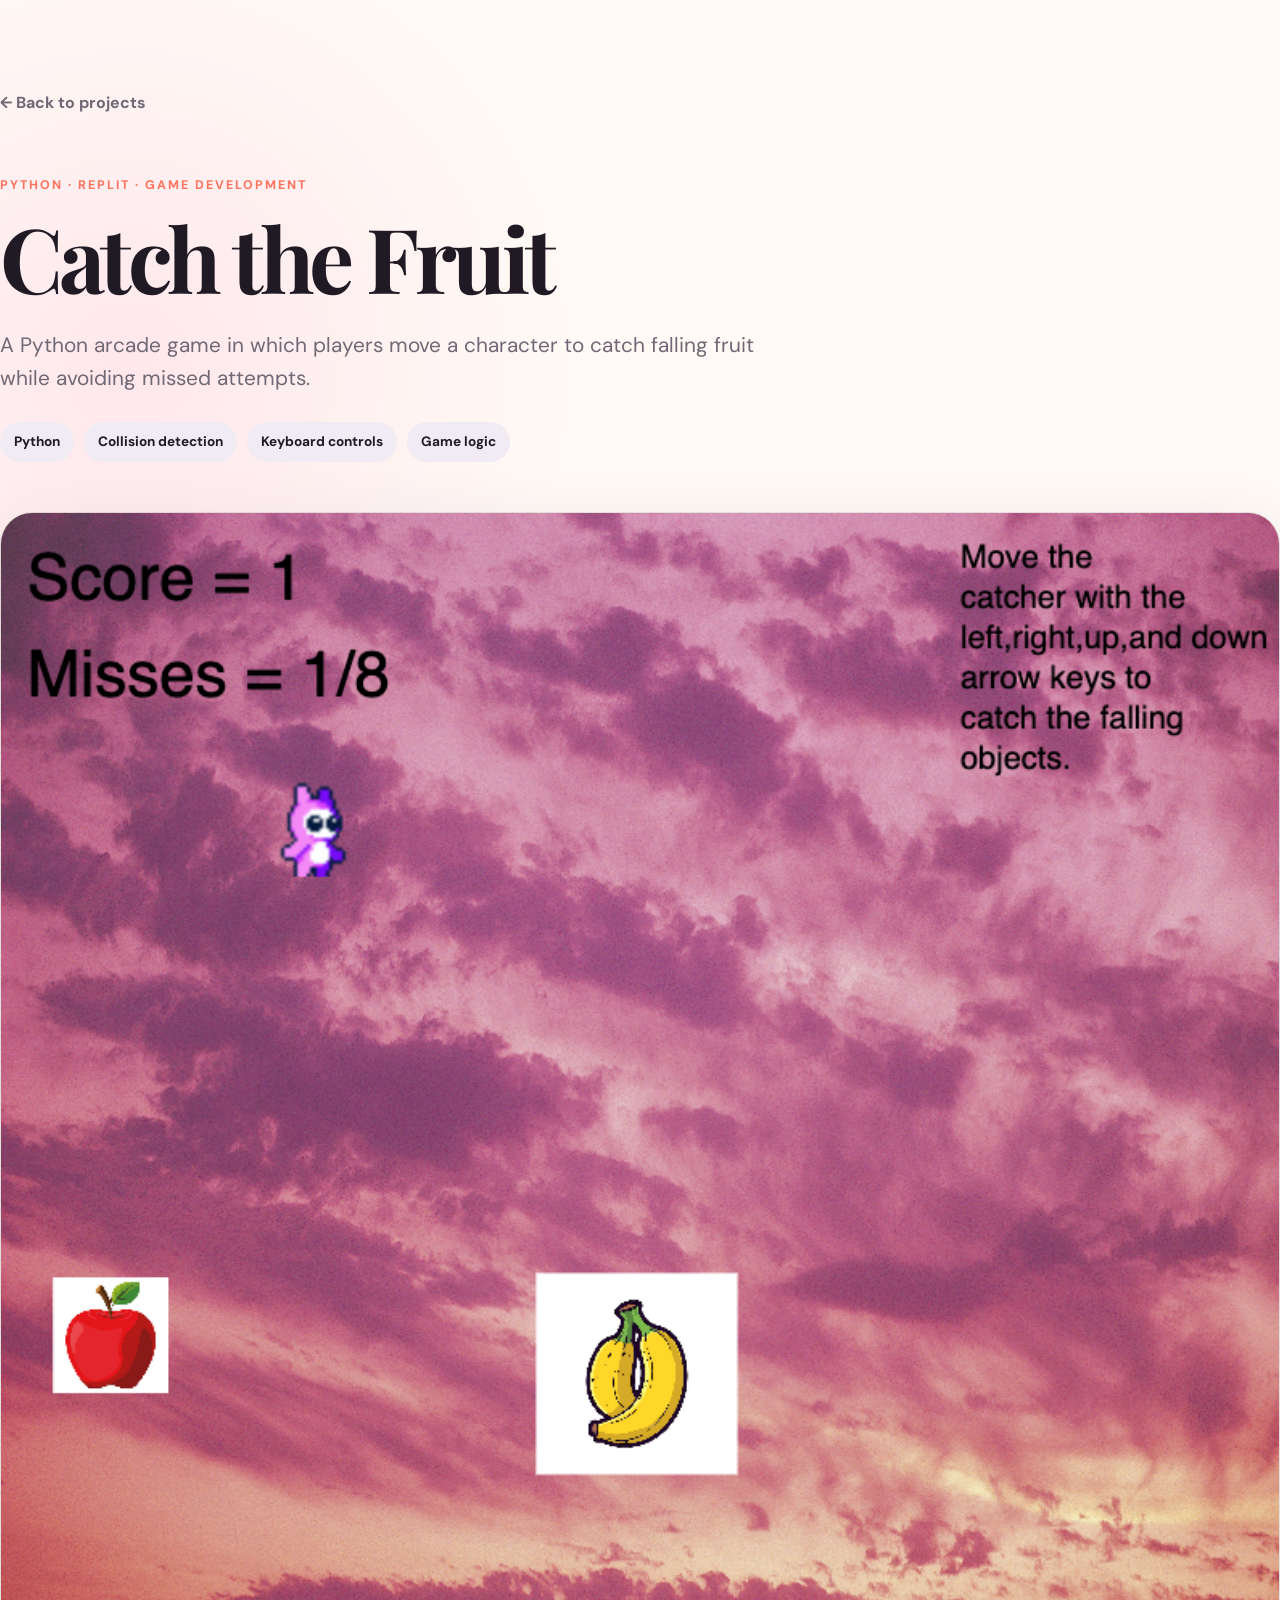
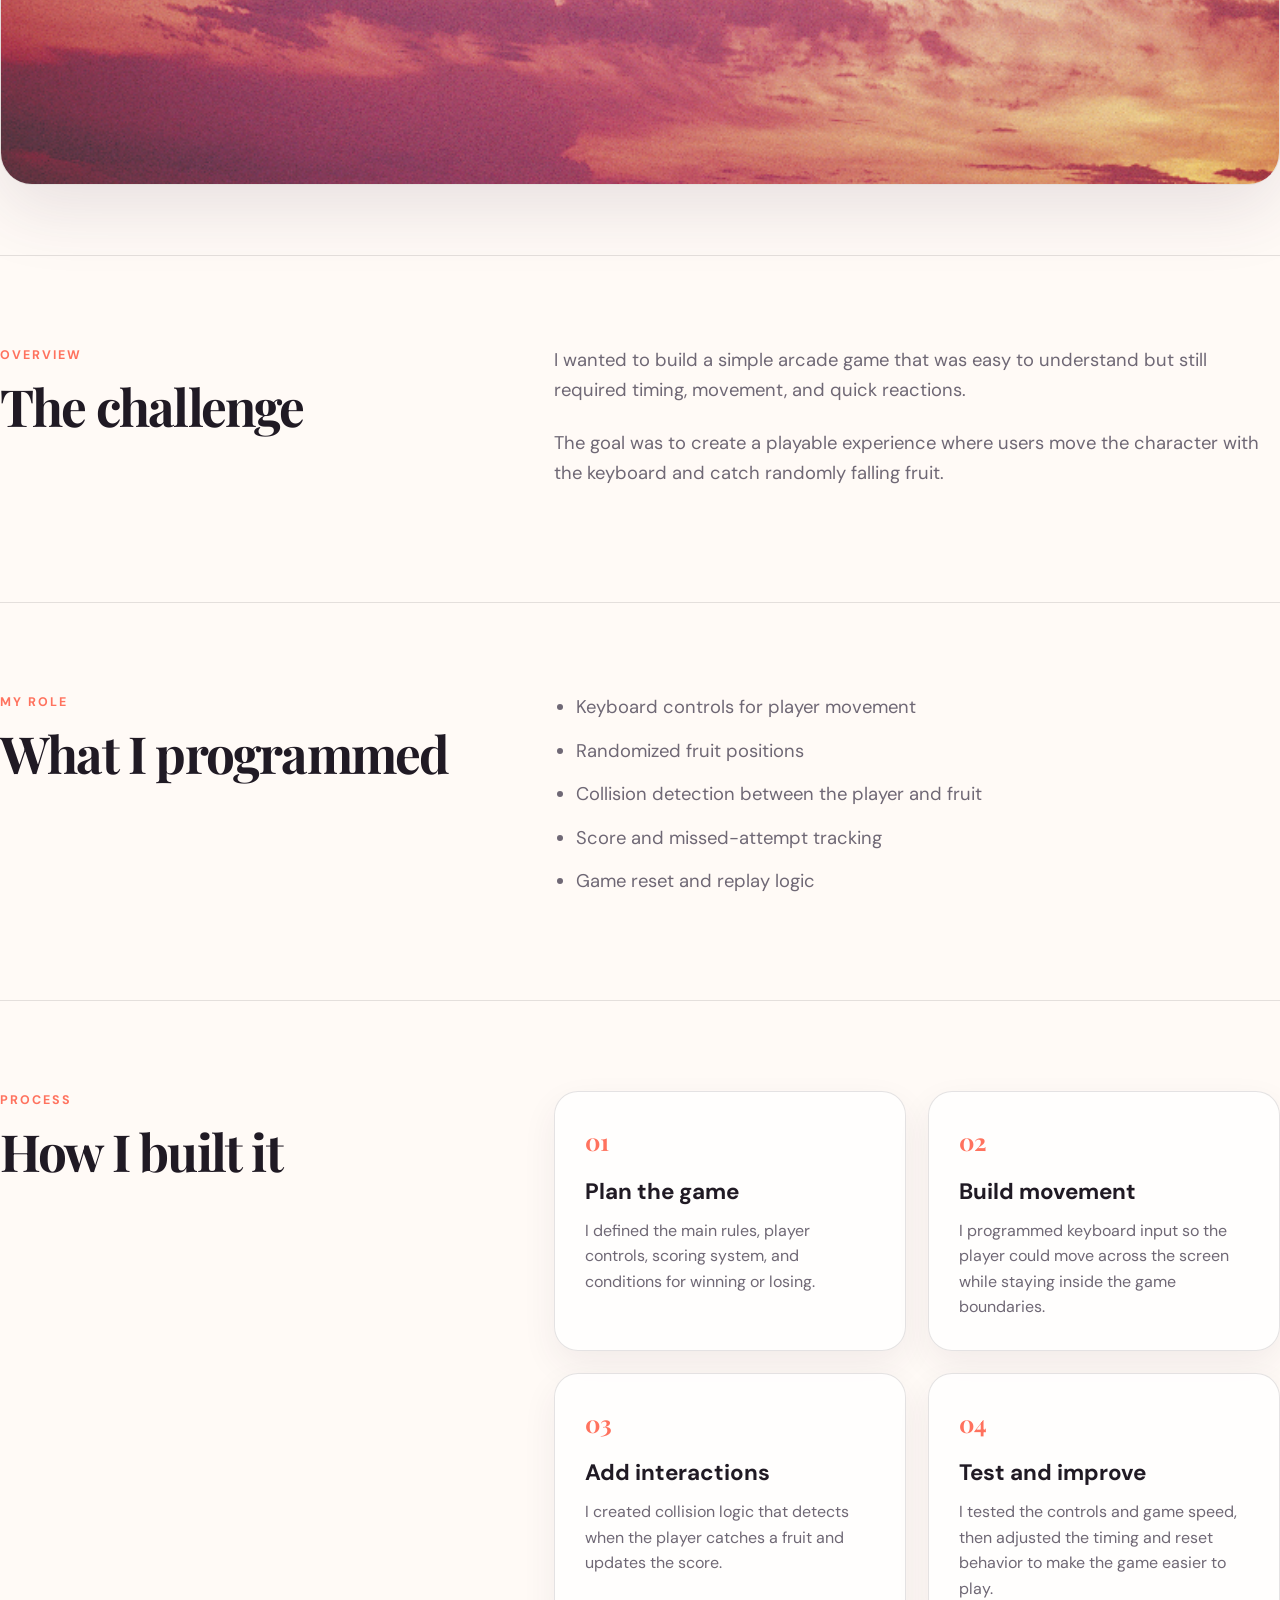
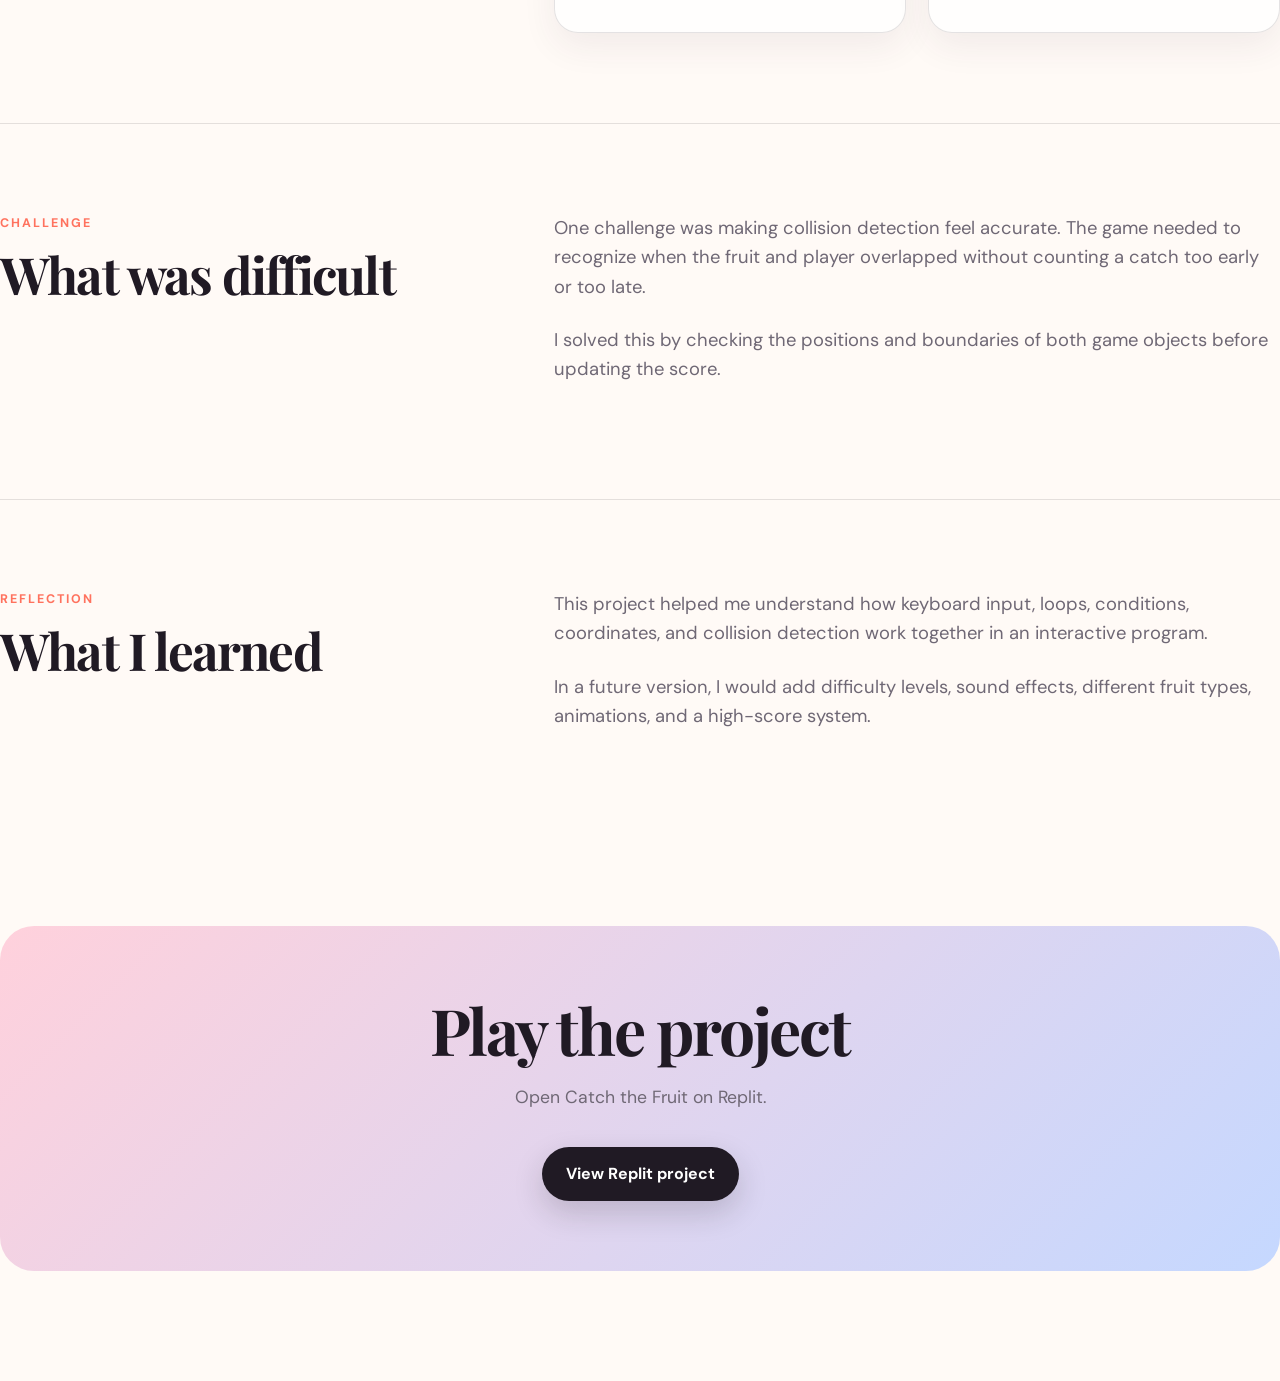
<file: catch-the-fruit-case-study.html>
<!DOCTYPE html>
<html lang="en">
<head>
  <meta charset="UTF-8" />
  <meta name="viewport" content="width=device-width, initial-scale=1.0" />

  <title>Catch the Fruit Case Study | Ruishan Liu</title>

  <link rel="preconnect" href="https://fonts.googleapis.com" />
  <link rel="preconnect" href="https://fonts.gstatic.com" crossorigin />

  <link
    href="https://fonts.googleapis.com/css2?family=DM+Sans:wght@400;500;600;700&family=Playfair+Display:wght@600;700&display=swap"
    rel="stylesheet"
  />

  <link rel="stylesheet" href="styles.css" />
</head>

<body class="case-study-page">
<section class="case-study-hero">
  <a class="back-link" href="index.html#work">← Back to projects</a>

  <p class="eyebrow">Python · Replit · Game Development</p>
  <h1>Catch the Fruit</h1>

  <p class="case-study-intro">
    A Python arcade game in which players move a character to catch
    falling fruit while avoiding missed attempts.
  </p>

  <div class="case-study-tags">
    <span>Python</span>
    <span>Collision detection</span>
    <span>Keyboard controls</span>
    <span>Game logic</span>
  </div>

  <img
    class="case-study-cover"
    src="replit-catch-the-fruit.png"
    alt="Catch the Fruit arcade game showing falling fruit, the player character, and score"
  />
</section>
<section class="case-study-section">
  <div>
    <p class="eyebrow">Overview</p>
    <h2>The challenge</h2>
  </div>

  <div class="case-study-text">
    <p>
      I wanted to build a simple arcade game that was easy to understand
      but still required timing, movement, and quick reactions.
    </p>

    <p>
      The goal was to create a playable experience where users move the
      character with the keyboard and catch randomly falling fruit.
    </p>
  </div>
</section>
<section class="case-study-section">
  <div>
    <p class="eyebrow">My role</p>
    <h2>What I programmed</h2>
  </div>

  <div class="case-study-text">
    <ul class="case-study-list">
      <li>Keyboard controls for player movement</li>
      <li>Randomized fruit positions</li>
      <li>Collision detection between the player and fruit</li>
      <li>Score and missed-attempt tracking</li>
      <li>Game reset and replay logic</li>
    </ul>
  </div>
</section>
<section class="case-study-section">
  <div>
    <p class="eyebrow">Process</p>
    <h2>How I built it</h2>
  </div>

  <div class="process-grid">
    <article>
      <span>01</span>
      <h3>Plan the game</h3>
      <p>
        I defined the main rules, player controls, scoring system,
        and conditions for winning or losing.
      </p>
    </article>

    <article>
      <span>02</span>
      <h3>Build movement</h3>
      <p>
        I programmed keyboard input so the player could move across
        the screen while staying inside the game boundaries.
      </p>
    </article>

    <article>
      <span>03</span>
      <h3>Add interactions</h3>
      <p>
        I created collision logic that detects when the player catches
        a fruit and updates the score.
      </p>
    </article>

    <article>
      <span>04</span>
      <h3>Test and improve</h3>
      <p>
        I tested the controls and game speed, then adjusted the timing
        and reset behavior to make the game easier to play.
      </p>
    </article>
  </div>
</section>
<section class="case-study-section">
  <div>
    <p class="eyebrow">Challenge</p>
    <h2>What was difficult</h2>
  </div>

  <div class="case-study-text">
    <p>
      One challenge was making collision detection feel accurate.
      The game needed to recognize when the fruit and player overlapped
      without counting a catch too early or too late.
    </p>

    <p>
      I solved this by checking the positions and boundaries of both
      game objects before updating the score.
    </p>
  </div>
</section>
<section class="case-study-section">
  <div>
    <p class="eyebrow">Reflection</p>
    <h2>What I learned</h2>
  </div>

  <div class="case-study-text">
    <p>
      This project helped me understand how keyboard input, loops,
      conditions, coordinates, and collision detection work together
      in an interactive program.
    </p>

    <p>
      In a future version, I would add difficulty levels, sound effects,
      different fruit types, animations, and a high-score system.
    </p>
  </div>
</section>
<section class="case-study-cta">
  <h2>Play the project</h2>

  <p>Open Catch the Fruit on Replit.</p>

  <a
    class="button primary"
    href="https://replit.com/@ruishanliu36/Game-Jam-Ruishan-L"
    target="_blank"
    rel="noopener"
  >
    View Replit project
  </a>
</section>
</body>
</html>
</file>
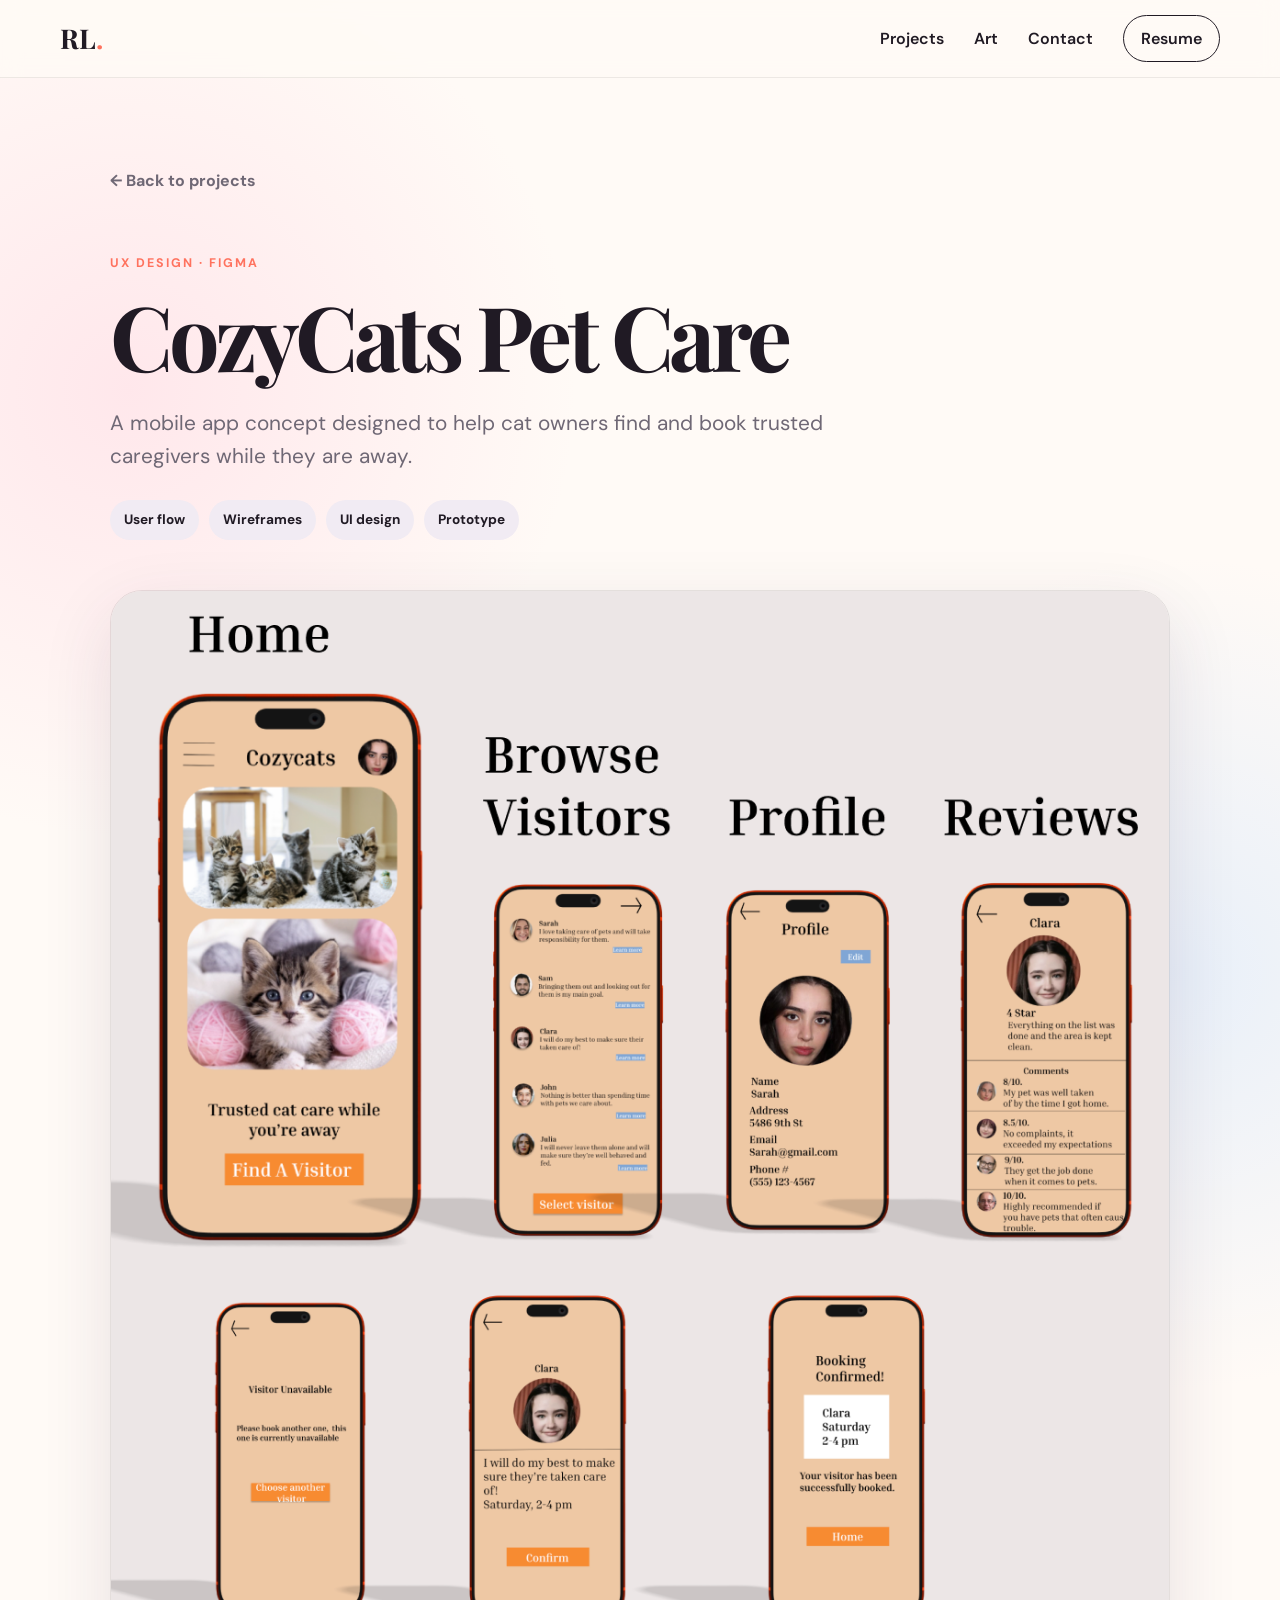
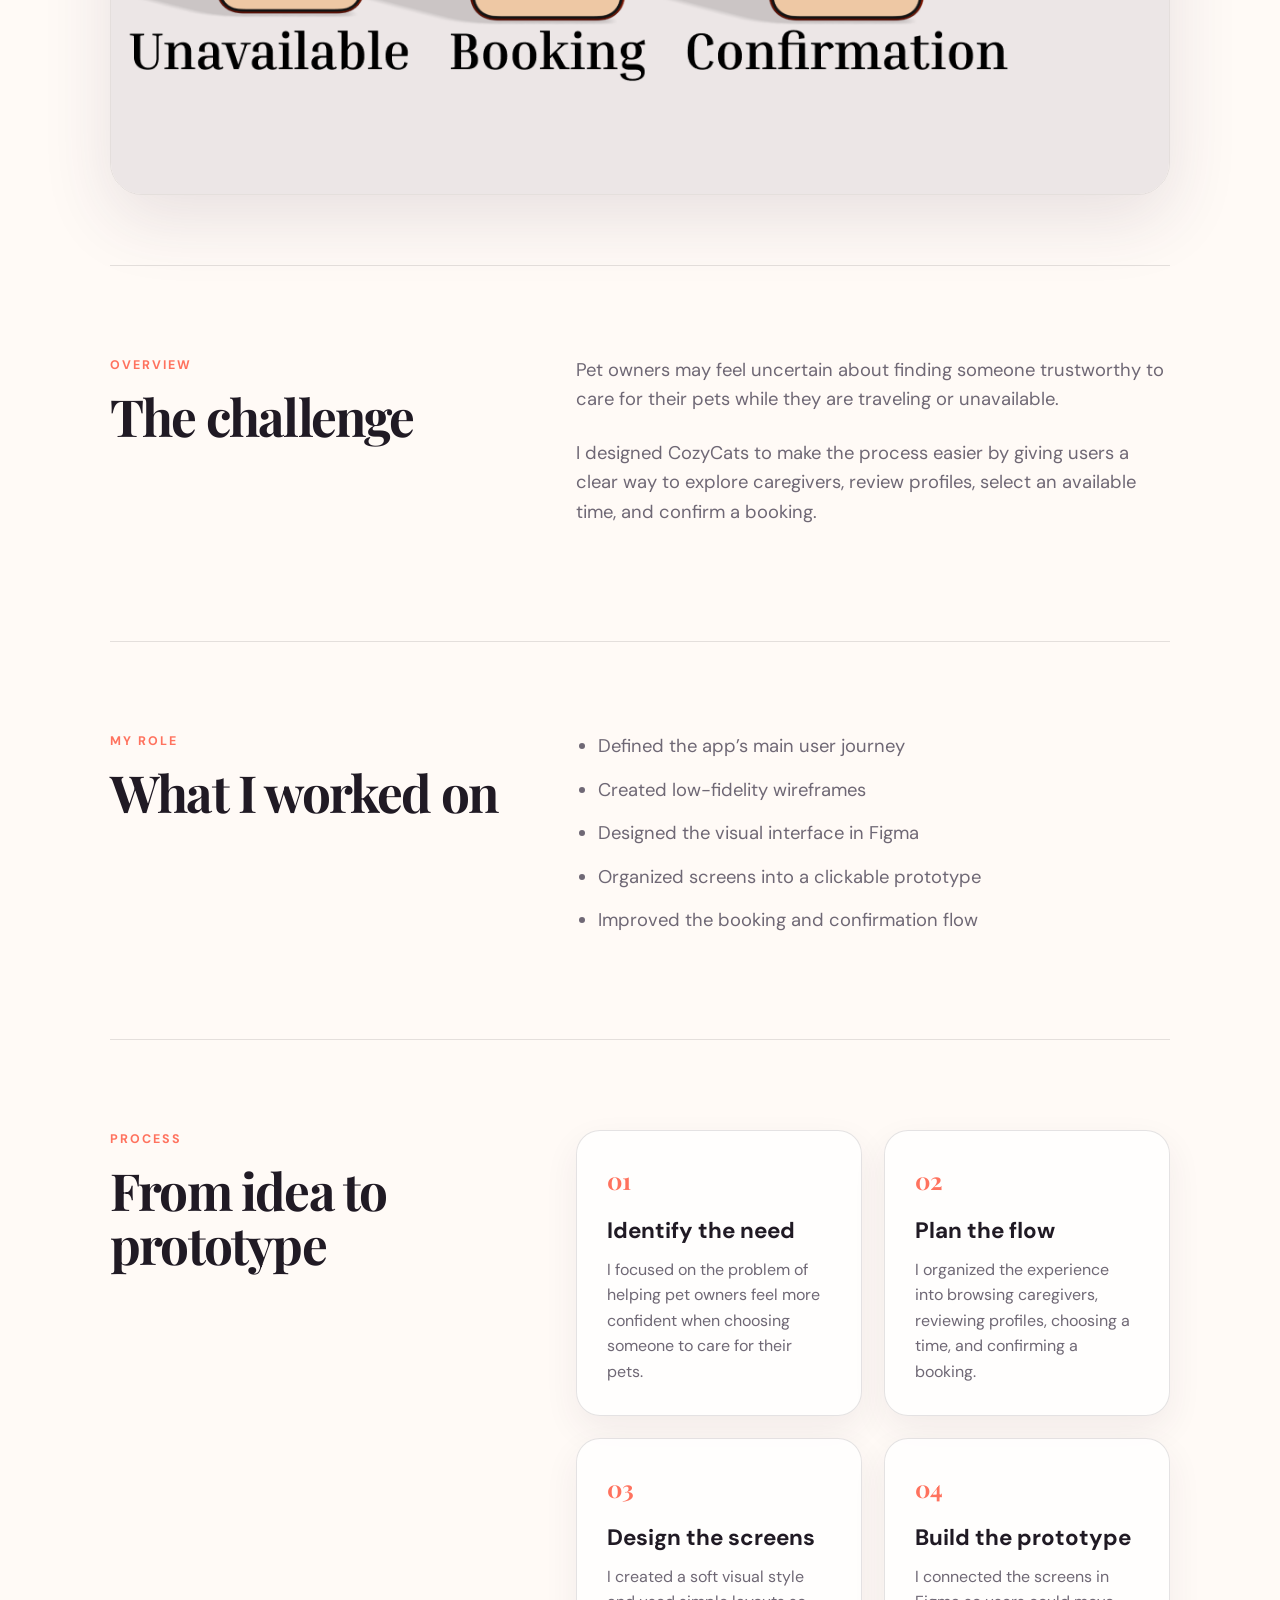
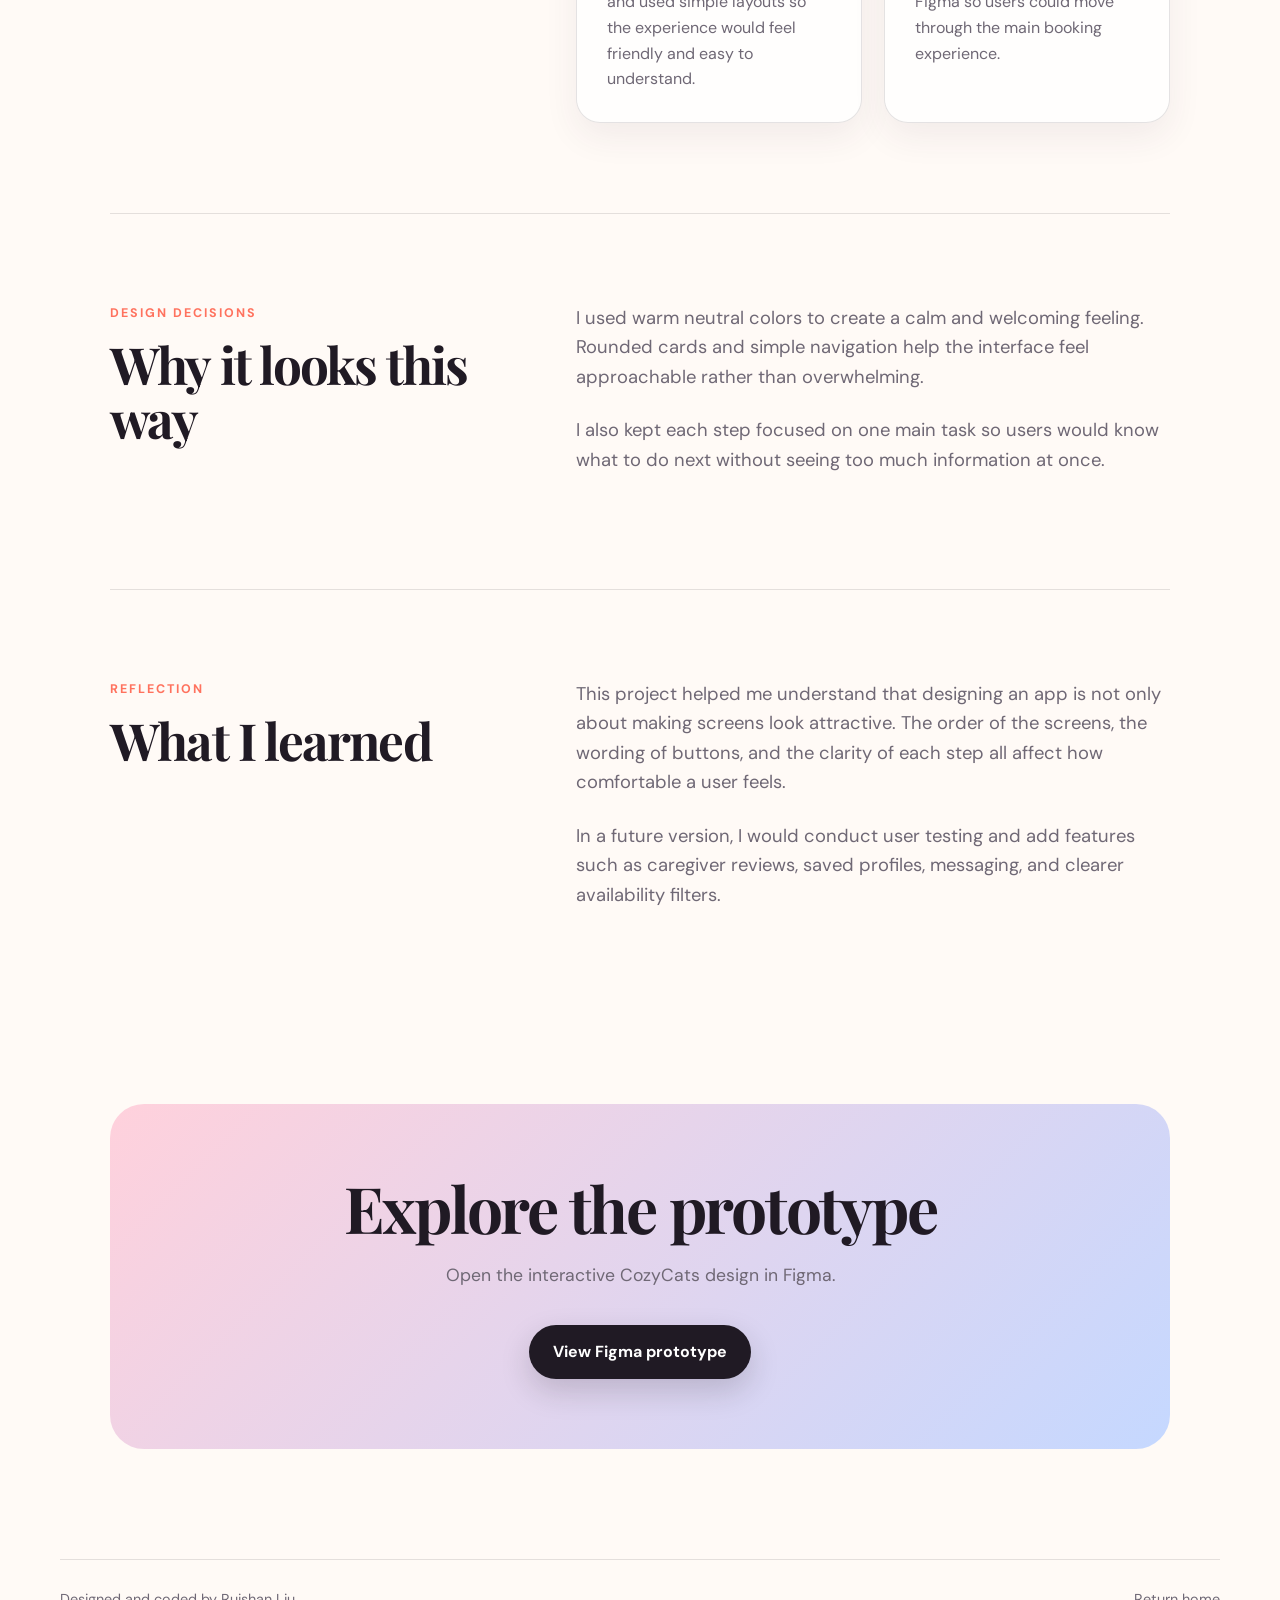
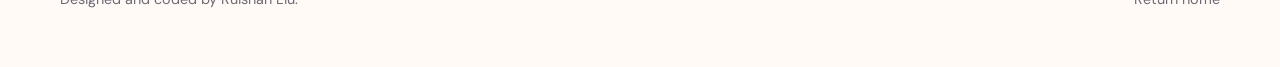
<file: cozycats-case-study.html>
<!DOCTYPE html>
<html lang="en">
<head>
  <meta charset="UTF-8" />
  <meta name="viewport" content="width=device-width, initial-scale=1.0" />

  <title>CozyCats Case Study | Ruishan Liu</title>

  <link rel="preconnect" href="https://fonts.googleapis.com" />
  <link rel="preconnect" href="https://fonts.gstatic.com" crossorigin />

  <link
    href="https://fonts.googleapis.com/css2?family=DM+Sans:wght@400;500;600;700&family=Playfair+Display:wght@600;700&display=swap"
    rel="stylesheet"
  />

  <link rel="stylesheet" href="styles.css" />
</head>

<body class="case-study-page">

  <header class="site-header">
    <a class="logo" href="index.html">RL<span>.</span></a>

    <nav class="nav-links">
      <a href="index.html#work">Projects</a>
      <a href="index.html#art">Art</a>
      <a href="index.html#contact">Contact</a>
      <a
        class="nav-button"
        href="Ruishan-Liu-Resume.pdf"
        target="_blank"
        rel="noopener"
      >
        Resume
      </a>
    </nav>
  </header>

  <main class="case-study-main">

    <section class="case-study-hero">
      <a class="back-link" href="index.html#work">← Back to projects</a>

      <p class="eyebrow">UX Design · Figma</p>

      <h1>CozyCats Pet Care</h1>

      <p class="case-study-intro">
        A mobile app concept designed to help cat owners find and book
        trusted caregivers while they are away.
      </p>

      <div class="case-study-tags">
        <span>User flow</span>
        <span>Wireframes</span>
        <span>UI design</span>
        <span>Prototype</span>
      </div>

      <img
        class="case-study-cover"
        src="figma-cozycats.png"
        alt="CozyCats mobile application screens showing caregiver profiles, booking steps, and confirmation pages"
      />
    </section>

    <section class="case-study-section case-study-overview">
      <div>
        <p class="eyebrow">Overview</p>
        <h2>The challenge</h2>
      </div>

      <div class="case-study-text">
        <p>
          Pet owners may feel uncertain about finding someone trustworthy
          to care for their pets while they are traveling or unavailable.
        </p>

        <p>
          I designed CozyCats to make the process easier by giving users
          a clear way to explore caregivers, review profiles, select an
          available time, and confirm a booking.
        </p>
      </div>
    </section>

    <section class="case-study-section">
      <div>
        <p class="eyebrow">My role</p>
        <h2>What I worked on</h2>
      </div>

      <div class="case-study-text">
        <ul class="case-study-list">
          <li>Defined the app’s main user journey</li>
          <li>Created low-fidelity wireframes</li>
          <li>Designed the visual interface in Figma</li>
          <li>Organized screens into a clickable prototype</li>
          <li>Improved the booking and confirmation flow</li>
        </ul>
      </div>
    </section>

    <section class="case-study-section">
      <div>
        <p class="eyebrow">Process</p>
        <h2>From idea to prototype</h2>
      </div>

      <div class="process-grid">
        <article>
          <span>01</span>
          <h3>Identify the need</h3>
          <p>
            I focused on the problem of helping pet owners feel more
            confident when choosing someone to care for their pets.
          </p>
        </article>

        <article>
          <span>02</span>
          <h3>Plan the flow</h3>
          <p>
            I organized the experience into browsing caregivers,
            reviewing profiles, choosing a time, and confirming a booking.
          </p>
        </article>

        <article>
          <span>03</span>
          <h3>Design the screens</h3>
          <p>
            I created a soft visual style and used simple layouts so the
            experience would feel friendly and easy to understand.
          </p>
        </article>

        <article>
          <span>04</span>
          <h3>Build the prototype</h3>
          <p>
            I connected the screens in Figma so users could move through
            the main booking experience.
          </p>
        </article>
      </div>
    </section>

    <section class="case-study-section">
      <div>
        <p class="eyebrow">Design decisions</p>
        <h2>Why it looks this way</h2>
      </div>

      <div class="case-study-text">
        <p>
          I used warm neutral colors to create a calm and welcoming feeling.
          Rounded cards and simple navigation help the interface feel
          approachable rather than overwhelming.
        </p>

        <p>
          I also kept each step focused on one main task so users would know
          what to do next without seeing too much information at once.
        </p>
      </div>
    </section>

    <section class="case-study-section">
      <div>
        <p class="eyebrow">Reflection</p>
        <h2>What I learned</h2>
      </div>

      <div class="case-study-text">
        <p>
          This project helped me understand that designing an app is not
          only about making screens look attractive. The order of the
          screens, the wording of buttons, and the clarity of each step all
          affect how comfortable a user feels.
        </p>

        <p>
          In a future version, I would conduct user testing and add features
          such as caregiver reviews, saved profiles, messaging, and clearer
          availability filters.
        </p>
      </div>
    </section>

    <section class="case-study-cta">
      <h2>Explore the prototype</h2>

      <p>
        Open the interactive CozyCats design in Figma.
      </p>

      <a
        class="button primary"
        href="https://www.figma.com/design/RjVbClUVeSH9DUCtzzKKEy/Animal-apps?node-id=0-1&t=GQDdHOMxKTpJwB8g-1"
        target="_blank"
        rel="noopener"
      >
        View Figma prototype
      </a>
    </section>

  </main>

  <footer>
    <p>Designed and coded by Ruishan Liu.</p>
    <p><a href="index.html">Return home</a></p>
  </footer>

</body>
</html>
</file>
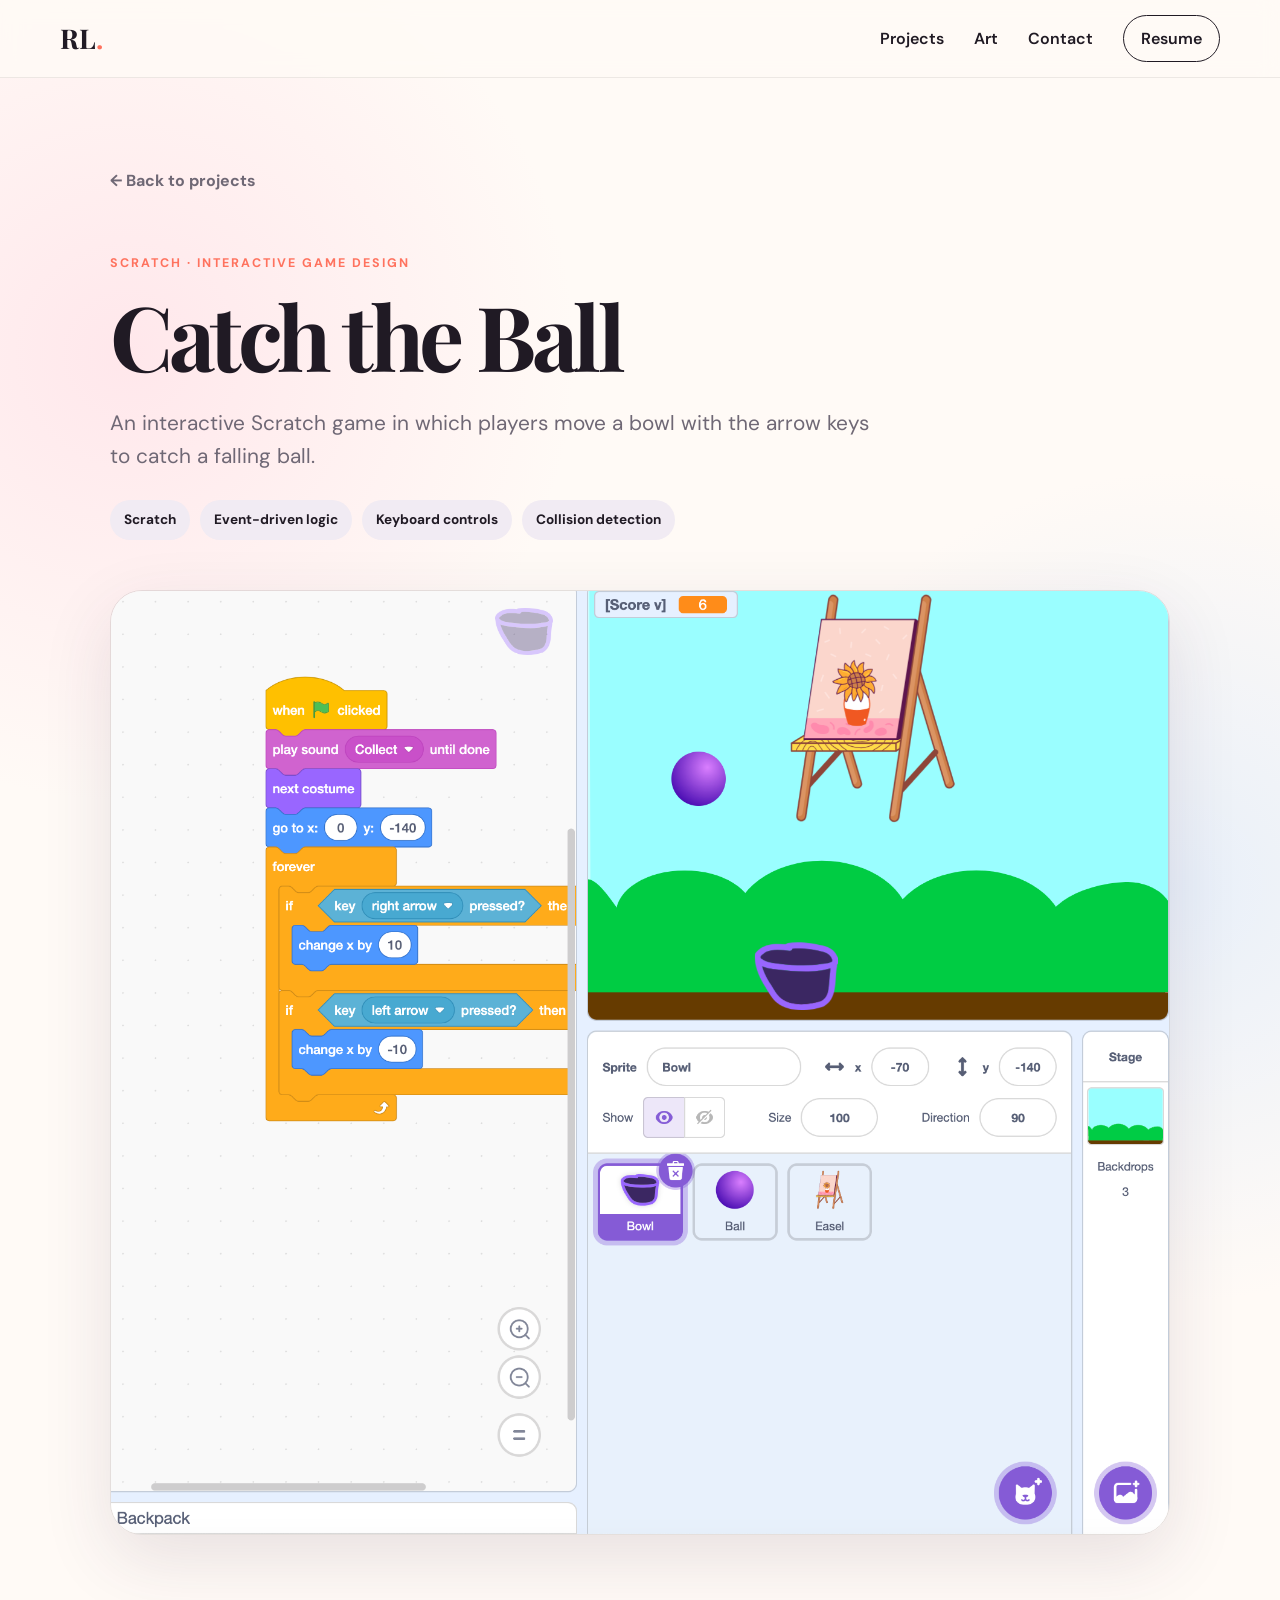
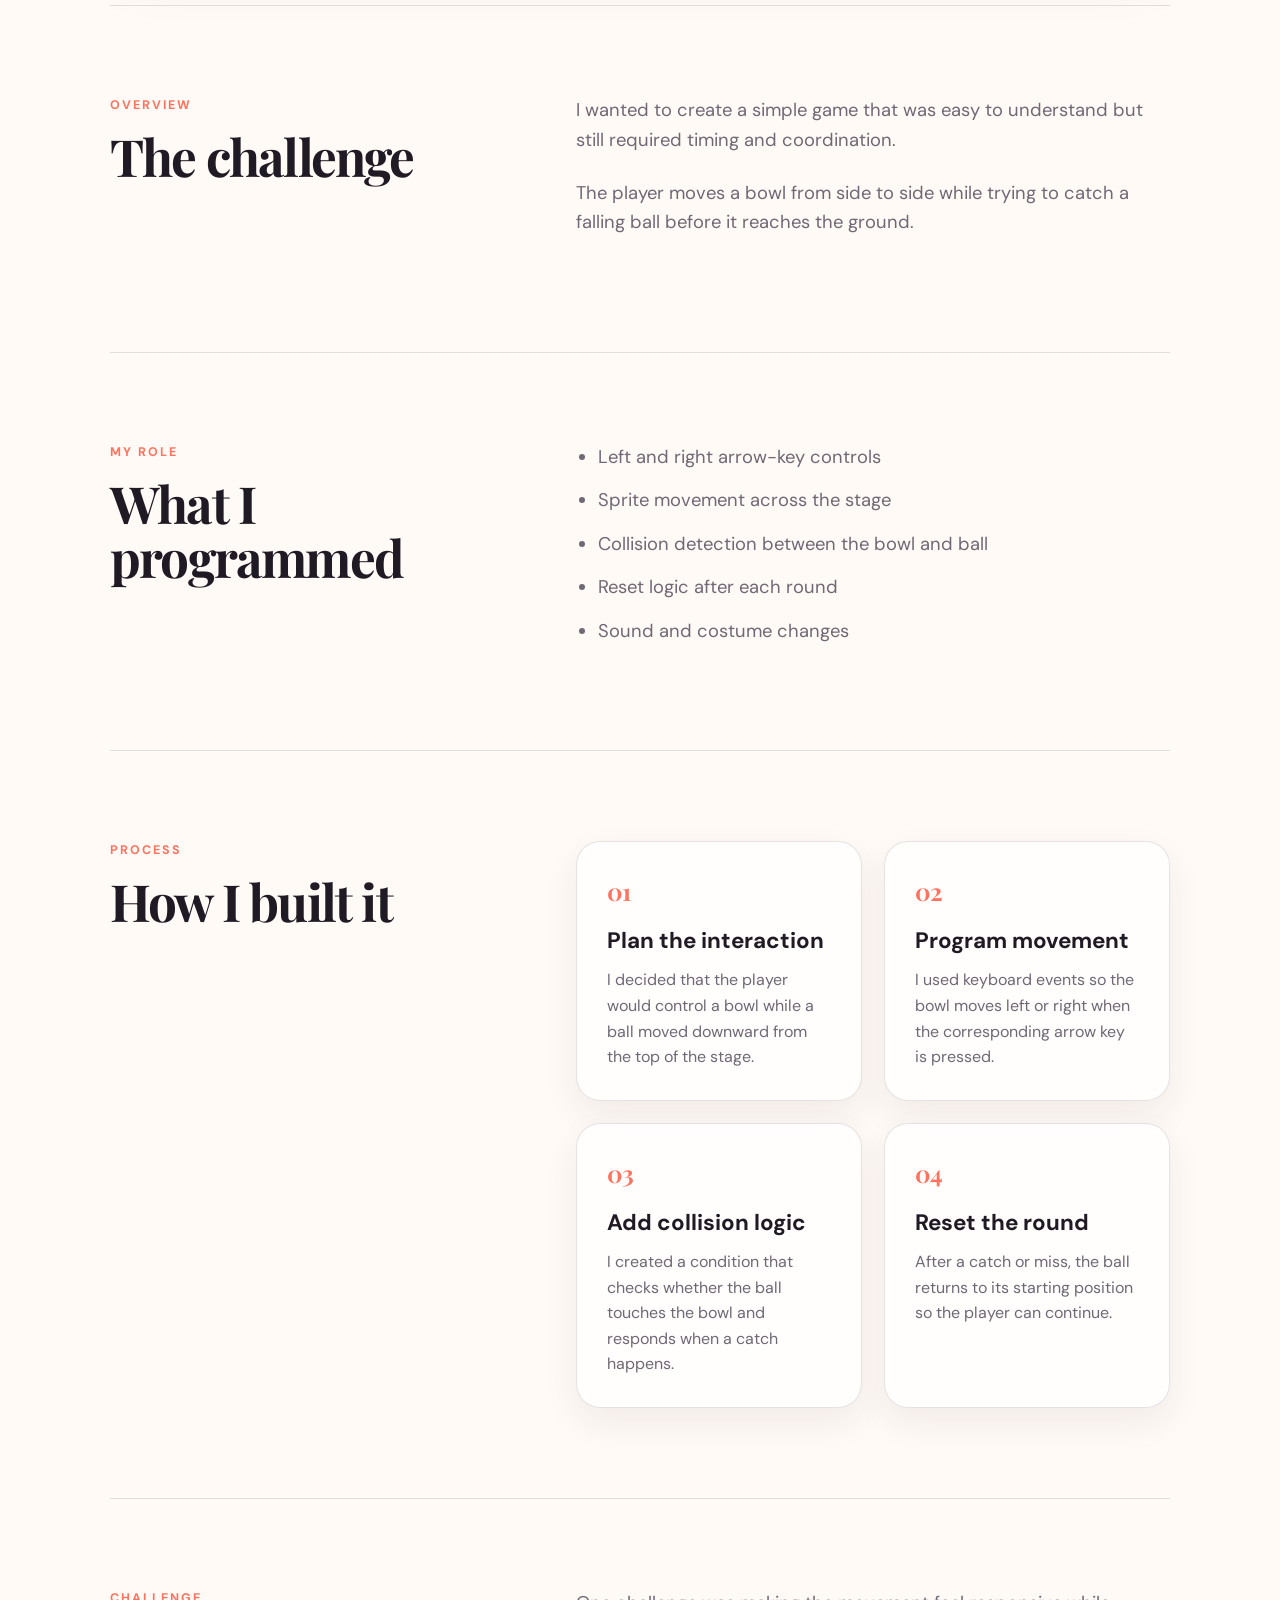
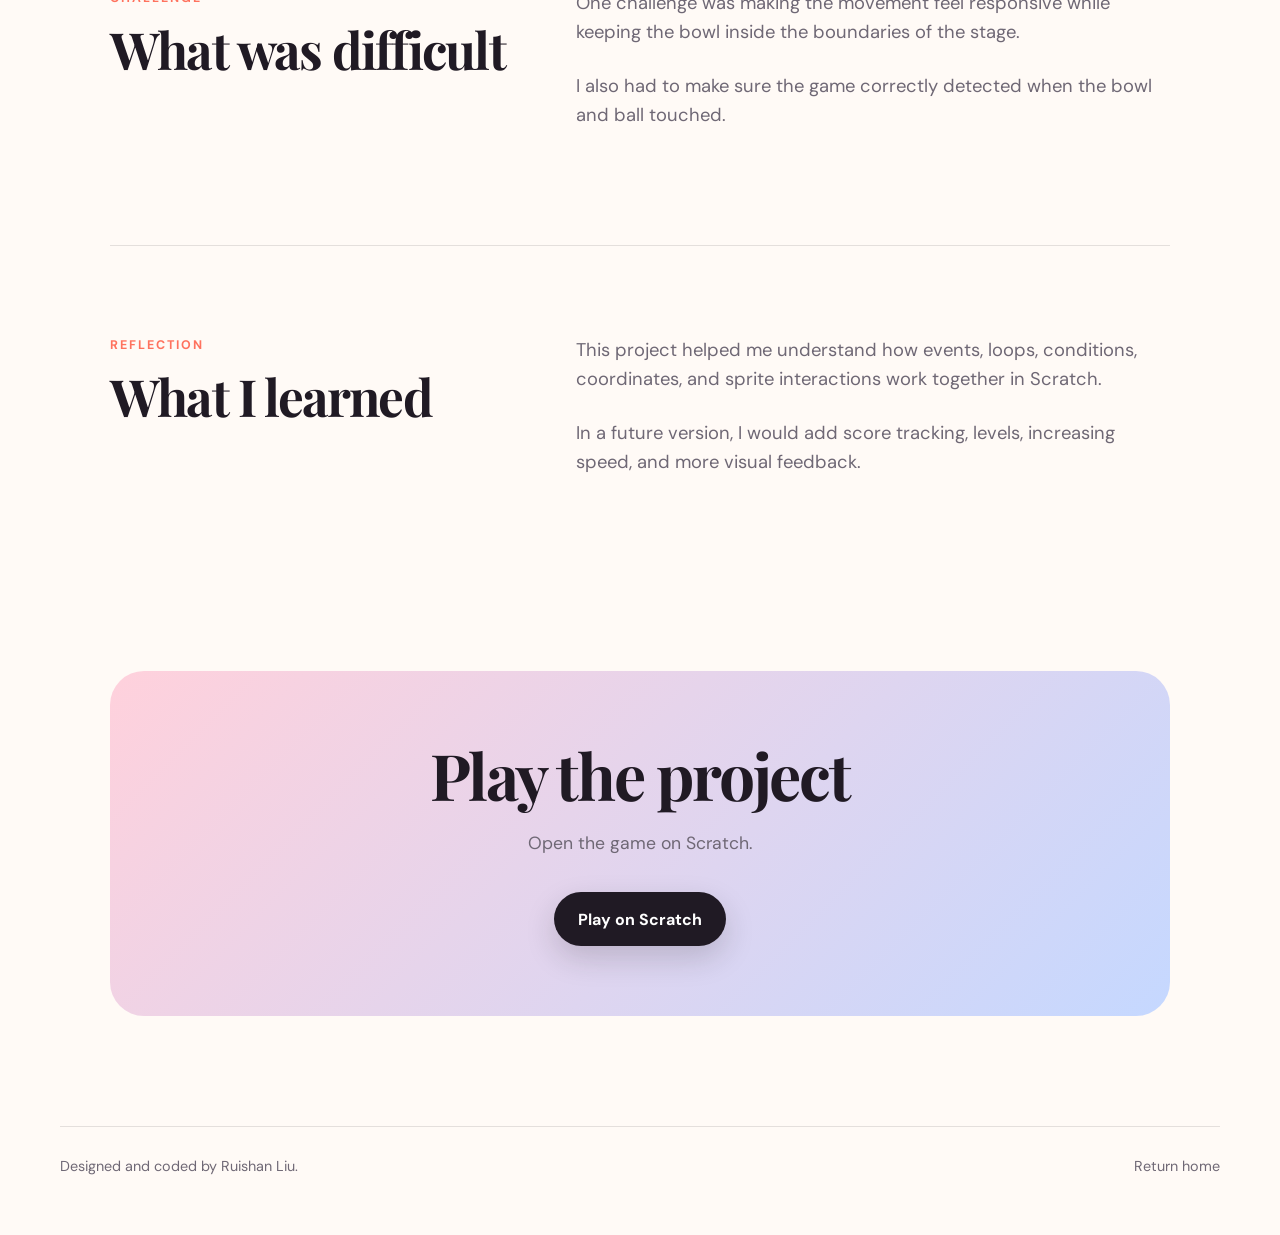
<file: scratch-case-study.html>
<!DOCTYPE html>
<html lang="en">
<head>
  <meta charset="UTF-8" />
  <meta name="viewport" content="width=device-width, initial-scale=1.0" />

  <title>Scratch Case Study | Ruishan Liu</title>

  <link rel="preconnect" href="https://fonts.googleapis.com" />
  <link rel="preconnect" href="https://fonts.gstatic.com" crossorigin />

  <link
    href="https://fonts.googleapis.com/css2?family=DM+Sans:wght@400;500;600;700&family=Playfair+Display:wght@600;700&display=swap"
    rel="stylesheet"
  />

  <link rel="stylesheet" href="styles.css" />
</head>

<body class="case-study-page">

  <header class="site-header">
    <a class="logo" href="index.html">RL<span>.</span></a>

    <nav class="nav-links">
      <a href="index.html#work">Projects</a>
      <a href="index.html#art">Art</a>
      <a href="index.html#contact">Contact</a>

      <a
        class="nav-button"
        href="Ruishan-Liu-Resume.pdf"
        target="_blank"
        rel="noopener"
      >
        Resume
      </a>
    </nav>
  </header>

  <main class="case-study-main">

    <section class="case-study-hero">
      <a class="back-link" href="index.html#work">← Back to projects</a>

      <p class="eyebrow">Scratch · Interactive Game Design</p>

      <h1>Catch the Ball</h1>

      <p class="case-study-intro">
        An interactive Scratch game in which players move a bowl with the
        arrow keys to catch a falling ball.
      </p>

      <div class="case-study-tags">
        <span>Scratch</span>
        <span>Event-driven logic</span>
        <span>Keyboard controls</span>
        <span>Collision detection</span>
      </div>

      <img
        class="case-study-cover"
        src="scratch-catch-the-ball.png"
        alt="Scratch editor showing code blocks, a bowl, a falling ball, and the game stage"
      />
    </section>

    <section class="case-study-section">
      <div>
        <p class="eyebrow">Overview</p>
        <h2>The challenge</h2>
      </div>

      <div class="case-study-text">
        <p>
          I wanted to create a simple game that was easy to understand
          but still required timing and coordination.
        </p>

        <p>
          The player moves a bowl from side to side while trying to catch
          a falling ball before it reaches the ground.
        </p>
      </div>
    </section>

    <section class="case-study-section">
      <div>
        <p class="eyebrow">My role</p>
        <h2>What I programmed</h2>
      </div>

      <div class="case-study-text">
        <ul class="case-study-list">
          <li>Left and right arrow-key controls</li>
          <li>Sprite movement across the stage</li>
          <li>Collision detection between the bowl and ball</li>
          <li>Reset logic after each round</li>
          <li>Sound and costume changes</li>
        </ul>
      </div>
    </section>

    <section class="case-study-section">
      <div>
        <p class="eyebrow">Process</p>
        <h2>How I built it</h2>
      </div>

      <div class="process-grid">
        <article>
          <span>01</span>
          <h3>Plan the interaction</h3>
          <p>
            I decided that the player would control a bowl while a ball
            moved downward from the top of the stage.
          </p>
        </article>

        <article>
          <span>02</span>
          <h3>Program movement</h3>
          <p>
            I used keyboard events so the bowl moves left or right when
            the corresponding arrow key is pressed.
          </p>
        </article>

        <article>
          <span>03</span>
          <h3>Add collision logic</h3>
          <p>
            I created a condition that checks whether the ball touches
            the bowl and responds when a catch happens.
          </p>
        </article>

        <article>
          <span>04</span>
          <h3>Reset the round</h3>
          <p>
            After a catch or miss, the ball returns to its starting
            position so the player can continue.
          </p>
        </article>
      </div>
    </section>

    <section class="case-study-section">
      <div>
        <p class="eyebrow">Challenge</p>
        <h2>What was difficult</h2>
      </div>

      <div class="case-study-text">
        <p>
          One challenge was making the movement feel responsive while
          keeping the bowl inside the boundaries of the stage.
        </p>

        <p>
          I also had to make sure the game correctly detected when the
          bowl and ball touched.
        </p>
      </div>
    </section>

    <section class="case-study-section">
      <div>
        <p class="eyebrow">Reflection</p>
        <h2>What I learned</h2>
      </div>

      <div class="case-study-text">
        <p>
          This project helped me understand how events, loops, conditions,
          coordinates, and sprite interactions work together in Scratch.
        </p>

        <p>
          In a future version, I would add score tracking, levels,
          increasing speed, and more visual feedback.
        </p>
      </div>
    </section>

    <section class="case-study-cta">
      <h2>Play the project</h2>

      <p>Open the game on Scratch.</p>

      <a
        class="button primary"
        href="https://scratch.mit.edu/projects/1186668516/"
        target="_blank"
        rel="noopener"
      >
        Play on Scratch
      </a>
    </section>

  </main>

  <footer>
    <p>Designed and coded by Ruishan Liu.</p>
    <p><a href="index.html">Return home</a></p>
  </footer>

</body>
</html>
</file>
<file: styles.css>
/* ---------- Base ---------- */
:root {
  --ink: #201a24;
  --muted: #6f6875;
  --cream: #fffaf6;
  --paper: #ffffff;
  --pink: #ff7ca8;
  --coral: #ff725e;
  --lavender: #b5a3ff;
  --blue: #87c9ea;
  --line: rgba(32, 26, 36, 0.12);
  --shadow: 0 24px 70px rgba(68, 45, 74, 0.12);
  --radius: 28px;
}

* {
  box-sizing: border-box;
}

html {
  scroll-behavior: smooth;
}

body {
  margin: 0;
  background:
    radial-gradient(circle at 8% 10%, rgba(255, 190, 214, 0.35), transparent 24rem),
    radial-gradient(circle at 92% 18%, rgba(183, 220, 255, 0.4), transparent 26rem),
    var(--cream);
  color: var(--ink);
  font-family: "DM Sans", sans-serif;
  line-height: 1.6;
}

a {
  color: inherit;
  text-decoration: none;
}

img {
  max-width: 100%;
  display: block;
}

.section {
  width: min(1160px, calc(100% - 40px));
  margin: 0 auto;
  padding: 110px 0;
}

.eyebrow {
  margin: 0 0 14px;
  color: var(--coral);
  font-size: 0.78rem;
  font-weight: 700;
  letter-spacing: 0.16em;
  text-transform: uppercase;
}

h1, h2, h3, p {
  margin-top: 0;
}

h1, h2 {
  font-family: "Playfair Display", serif;
  line-height: 1.05;
}

h1 {
  max-width: 760px;
  margin-bottom: 26px;
  font-size: clamp(3.4rem, 7vw, 6.9rem);
  letter-spacing: -0.05em;
}

h1 em {
  color: var(--coral);
  font-style: italic;
}

h2 {
  margin-bottom: 20px;
  font-size: clamp(2.7rem, 5vw, 5rem);
  letter-spacing: -0.035em;
}

h3 {
  margin-bottom: 12px;
  font-size: 2rem;
  line-height: 1.2;
}

.button {
  display: inline-flex;
  justify-content: center;
  align-items: center;
  min-height: 54px;
  padding: 0 24px;
  border-radius: 999px;
  font-weight: 700;
  transition: transform 180ms ease, box-shadow 180ms ease;
}

.button:hover {
  transform: translateY(-3px);
}

.button.primary {
  background: var(--ink);
  color: #fff;
  box-shadow: 0 12px 30px rgba(32, 26, 36, 0.18);
}

.text-link {
  display: inline-flex;
  gap: 8px;
  align-items: center;
  font-weight: 700;
  border-bottom: 1px solid currentColor;
}

.text-link span {
  transition: transform 180ms ease;
}

.text-link:hover span {
  transform: translate(3px, -3px);
}

/* ---------- Header ---------- */
.site-header {
  position: sticky;
  z-index: 50;
  top: 0;
  display: flex;
  width: 100%;
  min-height: 78px;
  padding: 0 max(24px, calc((100vw - 1160px) / 2));
  justify-content: space-between;
  align-items: center;
  border-bottom: 1px solid rgba(32, 26, 36, 0.08);
  background: rgba(255, 250, 246, 0.82);
  backdrop-filter: blur(10px);
}

.logo {
  font-family: "Playfair Display", serif;
  font-size: 1.7rem;
  font-weight: 700;
}

.logo span {
  color: var(--coral);
}

.nav-links {
  display: flex;
  gap: 30px;
  align-items: center;
}

.nav-links a {
  font-weight: 600;
}

.nav-links > a:not(.nav-button) {
  position: relative;
}

.nav-links > a:not(.nav-button)::after {
  position: absolute;
  right: 0;
  bottom: -5px;
  left: 0;
  height: 2px;
  background: var(--coral);
  content: "";
  transform: scaleX(0);
  transform-origin: right;
  transition: transform 180ms ease;
}

.nav-links > a:not(.nav-button):hover::after {
  transform: scaleX(1);
  transform-origin: left;
}

.nav-button {
  padding: 10px 17px;
  border: 1px solid var(--ink);
  border-radius: 999px;
}

.menu-toggle {
  display: none;
  padding: 8px;
  border: 0;
  background: transparent;
}

.menu-toggle span {
  display: block;
  width: 26px;
  height: 2px;
  margin: 5px 0;
  background: var(--ink);
}

/* ---------- Hero ---------- */
.hero {
  display: grid;
  min-height: calc(100vh - 78px);
  grid-template-columns: 1.1fr 0.9fr;
  gap: 48px;
  align-items: center;
  padding-top: 40px;
  padding-bottom: 40px;
}

.hero h1 {
  font-size: clamp(3rem, 6vw, 5.8rem);
}

.hero-text {
  max-width: 650px;
  color: var(--muted);
  font-size: 1.2rem;
}

.hero-actions {
  display: flex;
  margin-top: 34px;
  gap: 24px;
  align-items: center;
}

.hero-art {
  position: relative;
  min-height: 580px;
}

.portrait-card {
  position: absolute;
  z-index: 2;
  top: 58px;
  right: 20px;
  width: min(370px, 85%);
  padding: 16px;
  border: 1px solid rgba(255,255,255,.7);
  border-radius: 32px;
  background: rgba(255,255,255,.68);
  box-shadow: var(--shadow);
  transform: rotate(3deg);
  backdrop-filter: blur(14px);
}

.portrait-placeholder {
  display: grid;
  min-height: 430px;
  padding: 30px;
  place-items: center;
  border-radius: 22px;
  background:
    url("portrait.jpeg") center / cover no-repeat;
}

.portrait-card p {
  margin: 14px 6px 4px;
  font-family: "Playfair Display", serif;
  font-size: 1.25rem;
}

.orb {
  position: absolute;
  border-radius: 50%;
  filter: blur(2px);
}

.orb-one {
  top: 0;
  left: 0;
  width: 290px;
  height: 290px;
  background: rgba(255, 183, 212, 0.75);
}

.orb-two {
  right: -30px;
  bottom: 10px;
  width: 240px;
  height: 240px;
  background: rgba(154, 213, 244, 0.7);
}

.floating-tag {
  position: absolute;
  z-index: 4;
  padding: 12px 18px;
  border: 1px solid rgba(32, 26, 36, 0.1);
  border-radius: 999px;
  background: #fff;
  box-shadow: 0 12px 30px rgba(68, 45, 74, 0.12);
  font-weight: 700;
}

.tag-one {
  top: 95px;
  left: 5px;
  transform: rotate(-7deg);
}

.tag-two {
  right: 4px;
  bottom: 80px;
  transform: rotate(5deg);
}

/* ---------- About ---------- */
.section-heading {
  max-width: 830px;
  margin-bottom: 54px;
}

.section-heading > p:last-child {
  max-width: 650px;
  color: var(--muted);
  font-size: 1.08rem;
}

.about.section {
  padding-top: 75px;
  padding-bottom: 75px;
}

.about-grid {
  display: grid;
  grid-template-columns: 1.2fr 0.8fr;
  gap: 36px;
  align-items: start;
}

.about-story {
  font-family: "Playfair Display", serif;
  font-size: clamp(1.35rem, 2.2vw, 2rem);
  line-height: 1.45;
}

.facts-card {
  overflow: hidden;
  border: 1px solid var(--line);
  border-radius: var(--radius);
  background: rgba(255,255,255,.72);
  box-shadow: var(--shadow);
}

.facts-card div {
  display: grid;
  padding: 26px;
  grid-template-columns: 65px 1fr;
  border-bottom: 1px solid var(--line);
  align-items: center;
}

.facts-card div:last-child {
  border-bottom: 0;
}

.facts-card strong {
  color: var(--coral);
  font-family: "Playfair Display", serif;
  font-size: 1.7rem;
}

/* ---------- Projects ---------- */
.project-grid {
  display: grid;
  grid-template-columns: repeat(2, minmax(0, 1fr));
  gap: 28px;
}

.project-card {
  overflow: hidden;
  border: 1px solid var(--line);
  border-radius: var(--radius);
  background: rgba(255,255,255,.82);
  box-shadow: 0 18px 50px rgba(68,45,74,.08);
}

.project-featured {
  display: grid;
  grid-column: 1 / -1;
  grid-template-columns: 1.15fr .85fr;
}

.project-image {
  position: relative;
  overflow: hidden;
  min-height: 360px;
}

.project-featured .project-image {
  min-height: 520px;
}

.project-content {
  padding: 34px;
}

.project-featured .project-content {
  display: flex;
  padding: 48px;
  flex-direction: column;
  justify-content: center;
}

.project-content > p:not(.project-number) {
  color: var(--muted);
}

.project-number {
  color: var(--coral);
  font-size: .78rem;
  font-weight: 700;
  letter-spacing: .13em;
}

.project-meta {
  display: flex;
  margin: 24px 0;
  gap: 8px;
  flex-wrap: wrap;
}

.project-meta span {
  padding: 7px 11px;
  border-radius: 999px;
  background: #f3eef5;
  font-size: .78rem;
  font-weight: 600;
}

.mockup.warm {
  background: url("figma-cozycats.png") center / cover no-repeat;
  background-color: #f4eeee;
}
.phone {
  position: absolute;
  width: 170px;
  height: 340px;
  border: 8px solid #28202b;
  border-radius: 26px;
  background:
    linear-gradient(#fff 0 18%, transparent 18%),
    linear-gradient(135deg, #fff4eb 50%, #ffe4bf 50%);
  box-shadow: 0 25px 40px rgba(68,45,74,.24);
}

.phone::before {
  position: absolute;
  top: 28%;
  right: 18px;
  left: 18px;
  height: 90px;
  border-radius: 14px;
  background: rgba(255,255,255,.8);
  content: "";
}

.phone-one {
  top: 115px;
  left: 45px;
  transform: rotate(-11deg);
}

.phone-two {
  z-index: 2;
  top: 70px;
  left: 35%;
  transform: rotate(2deg);
}

.phone-three {
  top: 120px;
  right: 45px;
  transform: rotate(10deg);
}

.game-preview {
  background: url("replit-catch-the-fruit.png") center / 82% auto no-repeat !important;
  background-color: #f8f3f6;
}

.pixel-character {
  position: absolute;
  top: 44%;
  left: 45%;
  color: #fff;
  font-size: 4.5rem;
  text-shadow: 0 0 30px #fff;
}

.fruit {
  position: absolute;
  font-size: 2.3rem;
}

.fruit-one {
  top: 18%;
  left: 20%;
}

.fruit-two {
  right: 20%;
  bottom: 20%;
}

.score {
  position: absolute;
  top: 22px;
  left: 24px;
  color: #fff;
  font-weight: 700;
  letter-spacing: .12em;
}

.scratch-preview {
  display: grid;
  padding: 28px;
  place-items: center;
  background: url("scratch-catch-the-ball.png") center / cover no-repeat;
}

.scratch-window {
  display: grid;
  overflow: hidden;
  width: 92%;
  min-height: 260px;
  grid-template-columns: 22% 44% 34%;
  border-radius: 14px;
  background: #fff;
  box-shadow: 0 20px 40px rgba(68,45,74,.18);
}

.scratch-sidebar {
  background: linear-gradient(#6ba8ff,#bfe8ff);
}

.scratch-code {
  padding: 25px 16px;
}

.scratch-code i {
  display: block;
  width: 80%;
  height: 20px;
  margin-bottom: 10px;
  border-radius: 7px;
  background: #ffbb49;
}

.scratch-code i:nth-child(even) {
  width: 60%;
  margin-left: 18%;
  background: #ad6df5;
}

.scratch-stage {
  display: grid;
  background: #dff4de;
  font-size: 4rem;
  place-items: center;
}

/* ---------- Art ---------- */
.art-grid {
  display: grid;
  grid-template-columns: repeat(12, 1fr);
  gap: 22px;
}

.art-tile {
  grid-column: span 4;
  margin: 0;
}

.art-tile.tall {
  grid-row: span 2;
}

.art-tile.wide {
  grid-column: span 8;
}

.art-placeholder.art-3 {
  background:
    url("art-3.jpg") center/contain no-repeat,
    linear-gradient(135deg, #c9eaf4, #e4f6ff);
}

.art-placeholder.art-6{
  background:
    url("art-6.jpg") center/contain no-repeat,
    linear-gradient(135deg,#ffd4df,#fff1e6);
}

.art-placeholder.art-9{
  background:
    url("art-9.jpg") center/contain no-repeat,
    linear-gradient(135deg,#f4c3d4,#c8bbff);
}

.art-placeholder.art-5{
  background:
  url("art-5.jpg") center/contain no-repeat,
  linear-gradient(135deg,#c9eaf4,#e4f6ff);
}

.art-placeholder.art-7{
  background:
  url("art-7.jpg") center/contain no-repeat,
  linear-gradient(135deg,#f4c3d4,#c8bbff);
}

figcaption {
  padding: 12px 5px 0;
  color: var(--muted);
  font-size: .9rem;
}

/* ---------- Contact + Footer ---------- */
.contact-panel {
  padding: clamp(40px, 8vw, 90px);
  border-radius: 40px;
  background:
    radial-gradient(circle at 15% 20%, rgba(255,255,255,.45), transparent 16rem),
    linear-gradient(135deg, #ffc0d4, #a9cfff 58%, #c6b5ff);
  box-shadow: var(--shadow);
  text-align: center;
}

.contact-panel p:not(.eyebrow) {
  max-width: 620px;
  margin-right: auto;
  margin-left: auto;
  color: rgba(32,26,36,.75);
  font-size: 1.15rem;
}

.contact-panel .button {
  margin-top: 20px;
}

.contact-links {
  display: flex;
  margin-top: 28px;
  gap: 24px;
  justify-content: center;
  font-weight: 700;
}

footer {
  display: flex;
  width: min(1160px, calc(100% - 40px));
  margin: 0 auto;
  padding: 28px 0 42px;
  justify-content: space-between;
  border-top: 1px solid var(--line);
  color: var(--muted);
  font-size: .9rem;
}

/* ---------- Animation ---------- */
.reveal {
  opacity: 0;
  transform: translateY(24px);
  transition: opacity 700ms ease, transform 700ms ease;
}

.reveal.visible {
  opacity: 1;
  transform: translateY(0);
}

/* ---------- Responsive ---------- */
@media (max-width: 920px) {
  .menu-toggle {
    display: block;
    cursor: pointer;
  }

  .nav-links {
    position: absolute;
    top: 78px;
    right: 18px;
    left: 18px;
    display: none;
    padding: 24px;
    border: 1px solid var(--line);
    border-radius: 22px;
    background: rgba(255,250,246,.97);
    box-shadow: var(--shadow);
    flex-direction: column;
  }

  .nav-links.open {
    display: flex;
  }

  .hero {
    padding-top: 70px;
    grid-template-columns: 1fr;
  }

  .hero-art {
    min-height: 520px;
  }

  .about-grid,
  .project-featured {
    grid-template-columns: 1fr;
  }

  .project-featured .project-image {
    min-height: 430px;
  }

  .art-tile,
  .art-tile.wide {
    grid-column: span 6;
  }
}

@media (max-width: 640px) {
  .section {
    width: min(100% - 28px, 1160px);
    padding: 82px 0;
  }

  h1 {
    font-size: clamp(3.1rem, 15vw, 4.8rem);
  }

  h2 {
    font-size: clamp(2.5rem, 12vw, 4rem);
  }

  .hero-actions,
  .contact-links {
    align-items: flex-start;
    flex-direction: column;
  }

  .hero-art {
    min-height: 440px;
  }

  .portrait-card {
    right: 0;
    width: 90%;
  }

  .portrait-placeholder {
    min-height: 330px;
  }

  .tag-two {
    bottom: 10px;
  }

  .project-grid {
    grid-template-columns: 1fr;
  }

  .project-featured {
    grid-column: auto;
  }

  .project-image,
  .project-featured .project-image {
    min-height: 350px;
  }

  .phone {
    width: 120px;
    height: 250px;
  }

  .phone-one {
    left: 20px;
  }

  .phone-three {
    right: 20px;
  }

  .project-content,
  .project-featured .project-content {
    padding: 28px;
  }

  .art-tile,
  .art-tile.wide {
    grid-column: 1 / -1;
  }

  .art-tile.tall .art-placeholder {
    min-height: 470px;
  }

  footer {
    gap: 12px;
    flex-direction: column;
  }
}

/* Hide obsolete decorative mockups */
.mockup.warm .phone,
.mockup.warm .phone-one,
.mockup.warm .phone-two,
.mockup.warm .phone-three {
  display: none !important;
}
.game-preview .score,
.game-preview .pixel-character,
.game-preview .fruit {
  display: none !important;
}
.scratch-preview .scratch-window {
  display: none !important;
}
.scratch-preview {
  background:
    url("scratch-catch-the-ball.png") center / cover no-repeat !important;
  background-color: #f8f3f6;
}
/* ---------- CozyCats case study ---------- */

.case-study-page {
  background:
    radial-gradient(circle at 10% 8%, rgba(255, 196, 215, 0.35), transparent 28rem),
    radial-gradient(circle at 92% 20%, rgba(190, 220, 255, 0.35), transparent 26rem),
    var(--cream);
}

.case-study-main {
  width: min(1060px, calc(100% - 80px));
  margin: 0 auto;
}

.case-study-hero {
  padding: 90px 0 70px;
}

.case-study-hero h1 {
  max-width: 900px;
  margin-bottom: 24px;
}

.back-link {
  display: inline-block;
  margin-bottom: 60px;
  color: var(--muted);
  font-weight: 700;
}

.back-link:hover {
  color: var(--coral);
}

.case-study-intro {
  max-width: 760px;
  color: var(--muted);
  font-size: 1.3rem;
}

.case-study-tags {
  display: flex;
  margin: 28px 0 50px;
  gap: 10px;
  flex-wrap: wrap;
}

.case-study-tags span {
  padding: 9px 14px;
  border-radius: 999px;
  background: #f1ebf3;
  font-size: 0.85rem;
  font-weight: 700;
}

.case-study-cover {
  width: 100%;
  border: 1px solid var(--line);
  border-radius: 32px;
  box-shadow: var(--shadow);
}

.case-study-section {
  display: grid;
  padding: 90px 0;
  grid-template-columns: 0.8fr 1.2fr;
  gap: 70px;
  border-top: 1px solid var(--line);
}

.case-study-section h2 {
  font-size: clamp(2.5rem, 4vw, 4rem);
}

.case-study-text {
  color: var(--muted);
  font-size: 1.15rem;
}

.case-study-text p {
  margin-bottom: 24px;
}

.case-study-list {
  margin: 0;
  padding-left: 22px;
}

.case-study-list li {
  margin-bottom: 14px;
}

.process-grid {
  display: grid;
  grid-template-columns: repeat(2, minmax(0, 1fr));
  gap: 22px;
}

.process-grid article {
  padding: 30px;
  border: 1px solid var(--line);
  border-radius: 24px;
  background: rgba(255, 255, 255, 0.78);
  box-shadow: 0 14px 35px rgba(68, 45, 74, 0.07);
}

.process-grid article span {
  color: var(--coral);
  font-family: "Playfair Display", serif;
  font-size: 1.5rem;
  font-weight: 700;
}

.process-grid article h3 {
  margin-top: 18px;
  font-size: 1.4rem;
}

.process-grid article p {
  margin-bottom: 0;
  color: var(--muted);
}

.case-study-cta {
  margin: 80px 0 110px;
  padding: 70px 30px;
  border-radius: 34px;
  background: linear-gradient(135deg, #ffd1dc, #c5d8ff);
  text-align: center;
}

.case-study-cta p {
  color: var(--muted);
  font-size: 1.1rem;
}

.case-study-cta .button {
  margin-top: 18px;
}

@media (max-width: 700px) {
  .case-study-main {
  width: min(100% - 28px, 1160px);
  }

  .process-grid {
    grid-template-columns: 1fr;
  }

  .case-study-hero {
    padding-top: 60px;
  }

  .back-link {
    margin-bottom: 40px;
  }
}
.art-tile {
  overflow: hidden;
  border-radius: 24px;
  background: white;
}

.art-placeholder {
  min-height: 330px;
  border-radius: 24px 24px 0 0;
}

.art-tile figcaption {
  padding: 18px 20px 22px;
  background: white;
  color: var(--ink);
}

.art-tile figcaption h3 {
  margin: 0 0 6px;
  font-size: 1.1rem;
}

.art-tile figcaption p {
  margin: 0;
  color: var(--muted);
  font-size: 0.92rem;
  line-height: 1.5;
}




.art-placeholder.art-3 {
  background:
    url("art-3.jpg") center / contain no-repeat;
  background-color: #d9f3fb;
}

.art-grid {
  display: grid;
  grid-template-columns: repeat(2, minmax(0, 1fr));
  gap: 28px;
  align-items: start;
}

.art-tile,
.art-tile.tall,
.art-tile.wide {
  grid-column: auto;
  grid-row: auto;
  margin: 0;
}

.art-placeholder,
.art-tile.tall .art-placeholder {
  min-height: 500px;
}

.art-tile figcaption {
  padding: 18px 4px 30px;
}

.art-tile figcaption h3 {
  margin: 0 0 8px;
  font-size: 1.5rem;
}

.art-tile figcaption p {
  margin: 0;
  color: var(--muted);
  font-size: 1rem;
}
/* Final artwork gallery layout */

.art-grid {
  display: grid !important;
  grid-template-columns: repeat(2, minmax(0, 1fr)) !important;
  gap: 28px !important;
  align-items: start !important;
}

.art-grid .art-tile,
.art-grid .art-tile.tall,
.art-grid .art-tile.wide {
  grid-column: auto !important;
  grid-row: auto !important;
  margin: 0 !important;
  overflow: hidden;
  border-radius: 24px;
  background: white;
}

.art-grid .art-placeholder,
.art-grid .art-tile.tall .art-placeholder {
  display: block !important;
  width: 100% !important;
  min-height: 500px !important;
  padding: 0 !important;
  border-radius: 24px 24px 0 0 !important;
  background-repeat: no-repeat !important;
  background-position: center !important;
  background-size: contain !important;
}


.art-grid .art-3 {
  background-image: url("art-3.jpg") !important;
  background-color: #d9f3fb !important;
}


.art-grid figcaption {
  display: block !important;
  padding: 20px 22px 26px !important;
  background: white !important;
}

.art-grid figcaption h3 {
  margin: 0 0 8px !important;
  font-size: 1.4rem !important;
}

.art-grid figcaption p {
  margin: 0 !important;
  color: var(--muted) !important;
  font-size: 1rem !important;
}

@media (max-width: 700px) {
  .art-grid {
    grid-template-columns: 1fr !important;
  }

  .art-grid .art-placeholder {
    min-height: 420px !important;
  }
}
/* 3D character gallery */
.vrm-viewer { position: relative; height: 500px; display: grid; place-content: center; justify-items: center; overflow: hidden; background: linear-gradient(135deg,#ffd4df,#e5dcff,#d9f3fb); }
.vrm-viewer canvas { position: absolute; inset: 0; display: block; width: 100%; height: 100%; touch-action: none; }
.vrm-load { border: 0; cursor: pointer; font: inherit; }
.vrm-status { padding: 12px; text-align: center; color: var(--muted); }
.vrm-status:empty { display: none; }
@media(max-width:700px){ .vrm-viewer { height: 420px; } }

.vrm-load[hidden] { display: none !important; }
.vrm-viewer { min-height: 420px; }
.vrm-status { position: relative; z-index: 1; }

#characters figcaption {
  display: block !important;
  height: auto !important;
  overflow: visible !important;
  padding: 20px 22px 26px !important;
  background: white;
}

#characters figcaption p {
  display: block !important;
  visibility: visible !important;
  opacity: 1 !important;
  color: #6f6875 !important;
  font-size: 1rem;
  line-height: 1.6;
  margin-bottom: 12px !important;
}
</file>
